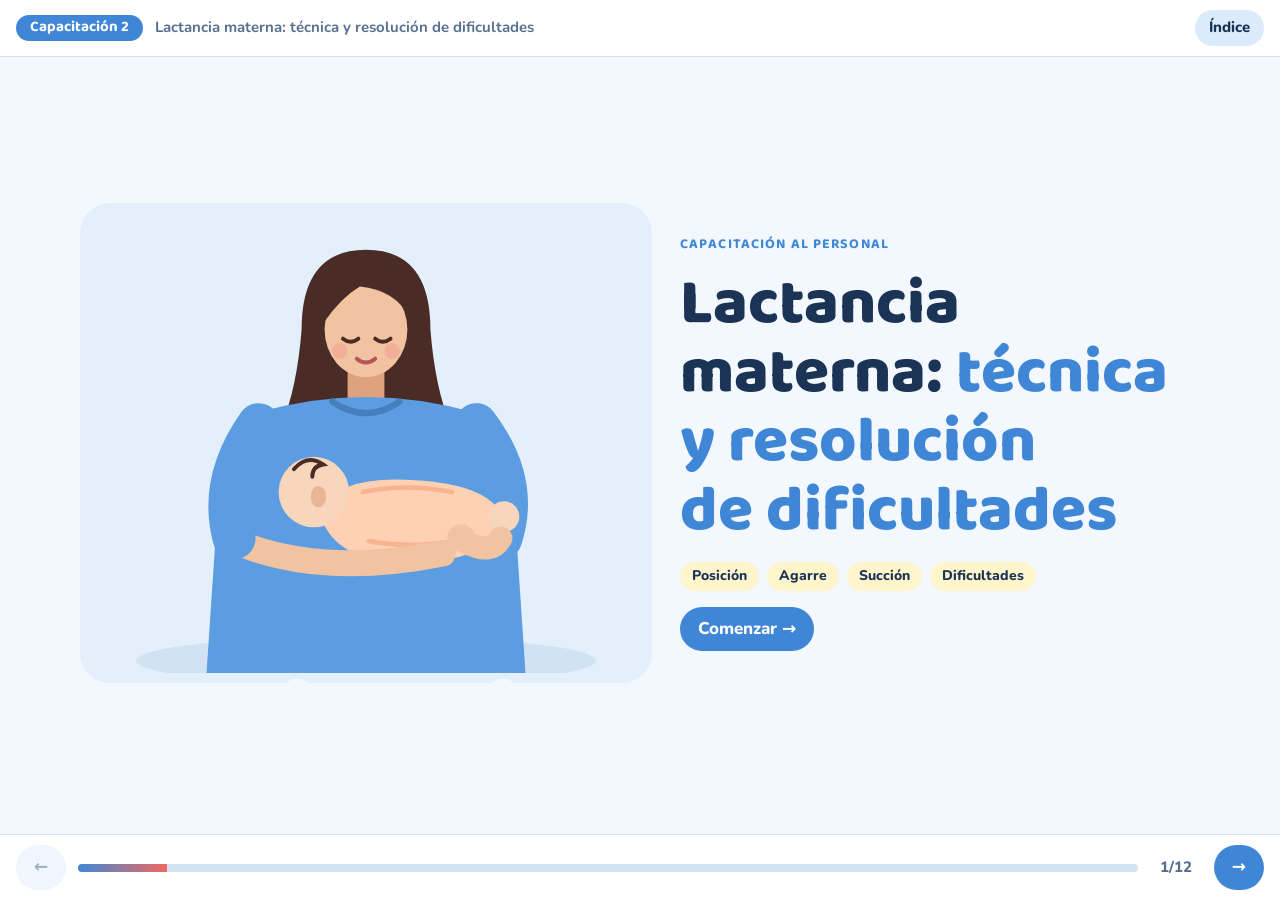
<file: index.html>
<!doctype html><html><head><meta charset=utf8><meta name=viewport content="width=device-width,initial-scale=1,viewport-fit=cover"><style>:root{color-scheme:light;box-sizing:border-box;padding-top:env(safe-area-inset-top,0px);padding-bottom:env(safe-area-inset-bottom,0px)}html{scroll-padding-top:env(safe-area-inset-top,0px)}body{margin:0;padding:0;font:14px -apple-system,BlinkMacSystemFont,sans-serif;background:#fff;color:#000}img{max-width:100%}[hidden]:not([hidden=until-found i]){display:none!important}</style></head><body>
<title>Lactancia: técnica y dificultades</title>
<meta name="claude:viewport-fit-sides" content="cover">
<link rel="stylesheet" href="https://fonts.googleapis.com/css2?family=Baloo+2:wght@500;600;700;800&family=Nunito:wght@400;600;700;800&display=swap">
<link rel="stylesheet" href="style.css">

<div class="app">
  <header class="top gut">
    <span class="tag">Capacitación 2</span>
    <span class="ttl">Lactancia materna: técnica y resolución de dificultades</span>
    <button class="btn sm" id="openIndex">Índice</button>
  </header>

  <main class="stage" id="stage">

    <!-- 0 PORTADA -->
    <section class="slide gut cover" data-name="Portada">
      <div class="wrap"><div class="split">
        <div class="scene"><div class="bubbles" id="bubbles"></div><div id="coverScene"></div></div>
        <div class="col">
          <p class="eyebrow pop">Capacitación al personal</p>
          <h1 class="pop">Lactancia materna: <span>técnica y resolución de dificultades</span></h1>
          <div class="chips pop"><span class="mini">Posición</span><span class="mini">Agarre</span><span class="mini">Succión</span><span class="mini">Dificultades</span></div>
          <div class="pop"><button class="btn pri" data-go="1">Comenzar →</button></div>
        </div>
      </div></div>
    </section>

    <!-- 1 AGENDA -->
    <section class="slide gut" data-name="Contenido">
      <div class="wrap">
        <h2 class="pop">¿Qué vamos a aprender?</h2>
        <div class="agenda" id="agenda"></div>
      </div>
    </section>

    <!-- 2 PUNTOS CLAVE -->
    <section class="slide gut" data-name="4 puntos clave">
      <div class="wrap"><div class="split">
        <div class="scene" id="alignScene"></div>
        <div class="col">
          <h2 class="pop">4 puntos clave de la posición</h2>
          <div class="chips pop">
            <button class="chip on" id="aOk">✓ Correcta</button>
            <button class="chip" id="aBad">✕ Incorrecta</button>
          </div>
          <div class="list" id="alignList"></div>
        </div>
      </div></div>
    </section>

    <!-- 3 POSICIONES -->
    <section class="slide gut" data-name="Posiciones">
      <div class="wrap">
        <div class="chips pop" id="posChips"></div>
        <div class="split">
          <div class="scene" id="posScene"></div>
          <div class="col">
            <h2 id="posTitle"></h2>
            <div class="chips" id="posTags"></div>
            <div class="list" id="posSteps"></div>
          </div>
        </div>
      </div>
    </section>

    <!-- 4 AGARRE -->
    <section class="slide gut" data-name="Agarre paso a paso">
      <div class="wrap"><div class="split">
        <div class="scene" id="latchScene"></div>
        <div class="col">
          <h2 class="pop">El agarre, paso a paso</h2>
          <div class="steps pop" id="latchSteps"></div>
          <p class="big" id="latchText" aria-live="polite"></p>
          <div class="pop"><button class="btn pri" id="latchPlay">▶ Reproducir</button></div>
        </div>
      </div></div>
    </section>

    <!-- 5 BUENO VS MALO -->
    <section class="slide gut" data-name="Buen vs mal agarre">
      <div class="wrap">
        <h2 class="pop">¿Buen o mal agarre?</h2>
        <div class="versus">
          <div class="col pop">
            <span class="badge g">Buen agarre</span>
            <div class="scene" id="goodScene"></div>
            <div class="tags"><span class="tg g">Boca muy abierta</span><span class="tg g">Labio hacia afuera</span><span class="tg g">Mentón pegado</span><span class="tg g">Mejillas redondas</span><span class="tg g">Sin dolor</span></div>
          </div>
          <div class="col pop">
            <span class="badge b">Mal agarre</span>
            <div class="scene" id="badScene"></div>
            <div class="tags"><span class="tg b">Solo el pezón</span><span class="tg b">Labios fruncidos</span><span class="tg b">Mentón separado</span><span class="tg b">Mejillas hundidas</span><span class="tg b">Dolor</span></div>
          </div>
        </div>
      </div>
    </section>

    <!-- 6 SUCCIÓN -->
    <section class="slide gut" data-name="Succión efectiva">
      <div class="wrap"><div class="split">
        <div class="col">
          <div class="scene" id="suckScene"></div>
          <div class="list pop">
            <div class="phase">Estimulación<div class="bars fast"><i></i><i style="animation-delay:.1s"></i><i style="animation-delay:.2s"></i><i style="animation-delay:.3s"></i><i style="animation-delay:.4s"></i><i style="animation-delay:.15s"></i><i style="animation-delay:.25s"></i></div></div>
            <div class="phase">Nutritiva<div class="bars slow"><i></i><i style="animation-delay:.2s"></i><i style="animation-delay:.4s"></i><i style="animation-delay:.6s"></i><i style="animation-delay:.8s"></i></div></div>
            <div class="phase">Pausa<div class="bars pause"><i></i><i style="animation-delay:.5s"></i></div></div>
          </div>
        </div>
        <div class="col">
          <h2 class="pop">¿Está tomando leche?</h2>
          <div class="tiles" id="suckTiles"></div>
          <div class="pop">
            <h3 style="margin-bottom:8px">Pañales mojados al día</h3>
            <div class="diapers" id="diapers"></div>
          </div>
        </div>
      </div></div>
    </section>

    <!-- 7 SEMÁFORO -->
    <section class="slide gut" data-name="Semáforo de dificultades">
      <div class="wrap">
        <h2 class="pop">Semáforo de la lactancia</h2>
        <div class="lights" id="lights"></div>
      </div>
    </section>

    <!-- 8 MANEJO -->
    <section class="slide gut" data-name="Manejo de problemas">
      <div class="wrap">
        <h2 class="pop">Manejo de problemas</h2>
        <div class="probs" id="probs"></div>
      </div>
    </section>

    <!-- 9 EXTRACCIÓN -->
    <section class="slide gut" data-name="Extracción manual">
      <div class="wrap"><div class="split">
        <div class="scene" id="expScene"></div>
        <div class="col">
          <h2 class="pop">Extracción manual</h2>
          <div class="list" id="xsteps"></div>
          <div class="chips pop"><span class="mini">Ablanda la areola</span><span class="mini">Alivia la congestión</span><span class="mini">Mantiene la producción</span></div>
        </div>
      </div></div>
    </section>

    <!-- 10 QUIZ -->
    <section class="slide gut" data-name="Ponte a prueba">
      <div class="wrap"><div class="quiz" id="quiz"></div></div>
    </section>

    <!-- 11 CIERRE -->
    <section class="slide gut" data-name="Para recordar">
      <div class="wrap">
        <h2 class="pop">Para recordar</h2>
        <div class="keys" id="keys"></div>
        <details class="refs pop"><summary>Referencias</summary>
          <ol>
            <li>Organización Panamericana de la Salud. La alimentación del lactante y del niño pequeño: capítulo modelo para libros de texto dirigidos a estudiantes de medicina y otras ciencias de la salud. Washington, D.C.: OPS; 2010.</li>
            <li>World Health Organization. Guideline: counselling of women to improve breastfeeding practices. Geneva: WHO; 2018.</li>
            <li>Mitchell KB, Johnson HM, Rodríguez JM, Eglash A, Scherzinger C, Zakarija-Grkovic I, et al. Academy of Breastfeeding Medicine Clinical Protocol #36: The mastitis spectrum, revised 2022. Breastfeed Med. 2022;17(5):360-76.</li>
            <li>Berens P, Eglash A, Malloy M, Steube AM. ABM Clinical Protocol #26: Persistent pain with breastfeeding. Breastfeed Med. 2016;11(2):46-53.</li>
            <li>Kellams A, Harrel C, Omage S, Gregory C, Rosen-Carole C. ABM Clinical Protocol #3: Supplementary feedings in the healthy term breastfed neonate, revised 2017. Breastfeed Med. 2017;12(4):188-98.</li>
            <li>Comité de Lactancia Materna de la Asociación Española de Pediatría. Manual de lactancia materna: de la teoría a la práctica. Madrid: Editorial Médica Panamericana; 2008.</li>
          </ol>
        </details>
      </div>
    </section>
  </main>

  <footer class="nav gut">
    <button class="btn" id="prev" aria-label="Anterior">←</button>
    <div class="prog"><i id="progBar"></i></div>
    <span class="count" id="count"></span>
    <button class="btn pri" id="next" aria-label="Siguiente">→</button>
  </footer>
</div>

<div class="sheet" id="sheet" hidden><div class="box" id="sheetBox"></div></div>
<div class="sheet index" id="indexSheet" hidden><div class="box"><div class="hd"><h3>Índice</h3><button class="btn sm" data-close>Cerrar</button></div><ol id="indexList"></ol></div></div>

<script src="script.js"></script>

</body></html>
</file>
<file: style.css>
/* Layout: deck de diapositivas a pantalla completa (iPad horizontal); escena animada + pictogramas animados, poco texto */
:root{
  --bg:#F2F8FE; --surface:#FFFFFF; --scene:#E3F0FC; --ink:#1B3354; --muted:#56708E; --line:#D3E3F3;
  --sky:#3F87D6; --sky-soft:#DBEBFB; --coral:#EE6A5F; --coral-soft:#FDE4E1; --sun:#FFE27A; --sun-soft:#FFF5CC;
  --mint:#2FA585; --mint-soft:#DDF4EC; --amber:#E39B1B; --amber-soft:#FCEFD5; --milk:#FFFFFF;
  --skin:#F1C3A0; --skin-d:#DFA27E; --hand:#E3A983; --baby:#F8D6BC; --baby-d:#E9B596; --hair:#4A2B25;
  --blouse:#5C9CE0; --blouse-d:#477FBE; --blanket:#FFD0B4; --blanket-d:#F7B48F; --areola:#CF8F7A; --nipple:#BE7764;
  --pillow:#FFF1BF; --pants:#3E5C86; --bed:#C9DDF2; --lip:#E3807F; --mouth:#7A2E3A;
  --fd:'Baloo 2','Trebuchet MS',system-ui,sans-serif; --fb:'Nunito','Segoe UI',system-ui,sans-serif;
}
@media (prefers-color-scheme: dark){:root:not([data-theme="light"]){
  --bg:#0E1A2B; --surface:#152740; --scene:#1C3554; --ink:#E7F0FB; --muted:#9DB3CE; --line:#284263;
  --sky:#6FB0F2; --sky-soft:#1F3D63; --coral:#FF8C80; --coral-soft:#4A2730; --sun:#EBCB5C; --sun-soft:#3D3720;
  --mint:#5CD2B0; --mint-soft:#183F38; --amber:#F0B44A; --amber-soft:#43341A; --bed:#2C4B70; --milk:#F4F8FF; color-scheme:dark}}
:root[data-theme="dark"]{
  --bg:#0E1A2B; --surface:#152740; --scene:#1C3554; --ink:#E7F0FB; --muted:#9DB3CE; --line:#284263;
  --sky:#6FB0F2; --sky-soft:#1F3D63; --coral:#FF8C80; --coral-soft:#4A2730; --sun:#EBCB5C; --sun-soft:#3D3720;
  --mint:#5CD2B0; --mint-soft:#183F38; --amber:#F0B44A; --amber-soft:#43341A; --bed:#2C4B70; --milk:#F4F8FF; color-scheme:dark}

html,body{height:100%}
body{background:var(--bg);color:var(--ink);font-family:var(--fb);font-size:17px;line-height:1.45;-webkit-tap-highlight-color:transparent}
.app{height:100%;display:flex;flex-direction:column}
.gut{padding-left:max(16px,env(safe-area-inset-left,0px));padding-right:max(16px,env(safe-area-inset-right,0px))}
header.top{display:flex;align-items:center;gap:12px;padding-block:10px;background:var(--surface);border-bottom:1px solid var(--line)}
.tag{font-family:var(--fd);font-weight:700;background:var(--sky);color:#fff;border-radius:999px;padding:2px 14px;font-size:15px;white-space:nowrap}
.top .ttl{font-weight:700;color:var(--muted);font-size:15px;flex:1;min-width:0;white-space:nowrap;overflow:hidden;text-overflow:ellipsis}
.btn{font:inherit;font-weight:800;border:0;border-radius:999px;padding:10px 18px;cursor:pointer;background:var(--sky-soft);color:var(--ink);display:inline-flex;align-items:center;gap:8px;transition:transform .15s}
.btn:active,.chip:active,.card:active,.opt:active{transform:scale(.95)}
.btn:focus-visible,.chip:focus-visible,.card:focus-visible,.opt:focus-visible,.step:focus-visible{outline:3px solid var(--sky);outline-offset:2px}
.btn.pri{background:var(--sky);color:#fff}
.btn.sm{padding:7px 14px;font-size:15px}
.btn:disabled{opacity:.4}
.stage{flex:1;position:relative;overflow:hidden}
.slide{position:absolute;inset:0;overflow-y:auto;-webkit-overflow-scrolling:touch;padding-block:20px 26px;opacity:0;visibility:hidden;transform:translateX(60px) scale(.98);transition:opacity .5s,transform .5s,visibility 0s .5s}
.slide.left{transform:translateX(-60px) scale(.98)}
.slide.on{opacity:1;visibility:visible;transform:none;transition:opacity .5s,transform .5s cubic-bezier(.2,.8,.2,1)}
.wrap{max-width:1120px;margin:0 auto;min-height:100%;display:flex;flex-direction:column;justify-content:center;gap:18px}
.split{display:grid;grid-template-columns:1.1fr 1fr;gap:28px;align-items:center}
.split>*{min-width:0}
.col{display:flex;flex-direction:column;gap:16px}
@media (max-width:820px){.split{grid-template-columns:1fr}}
.eyebrow{font-family:var(--fd);font-weight:700;color:var(--sky);text-transform:uppercase;letter-spacing:.08em;font-size:14px}
h1,h2,h3{font-family:var(--fd);line-height:1.08;margin:0;text-wrap:balance}
h1{font-size:clamp(36px,5.2vw,64px);font-weight:800}
h2{font-size:clamp(28px,3.6vw,44px);font-weight:800}
h3{font-size:21px;font-weight:700}
p{margin:0}
.muted{color:var(--muted)}
.scene{background:var(--scene);border-radius:30px;padding:10px;position:relative;overflow:hidden}
.scene svg{display:block;width:100%;height:auto;max-height:min(60vh,480px);margin:0 auto}
.caption{position:absolute;left:14px;right:14px;bottom:12px;text-align:center;font-weight:800;font-size:15px;pointer-events:none}
.caption span{background:var(--surface);color:var(--ink);padding:6px 14px;border-radius:999px;box-shadow:0 4px 14px rgba(20,50,90,.14);display:inline-block}
.chips{display:flex;flex-wrap:wrap;gap:8px}
.chip{font:inherit;font-weight:800;font-size:15px;border:2px solid var(--line);background:var(--surface);color:var(--ink);border-radius:999px;padding:8px 16px;cursor:pointer;transition:transform .15s}
.chip.on{background:var(--sky);border-color:var(--sky);color:#fff}
.mini{font-size:14px;font-weight:800;border-radius:999px;padding:4px 12px;background:var(--sun-soft);color:var(--ink)}

/* entrada escalonada */
.slide.on .pop,.sheet .pop{animation:pop .6s cubic-bezier(.2,.9,.25,1.25) both;animation-delay:calc(var(--i,0)*80ms + .15s)}
@keyframes pop{from{opacity:0;transform:translateY(18px) scale(.9)}to{opacity:1;transform:none}}

/* pictogramas y fichas */
.pi{width:54px;height:54px;flex:none;display:block}
.tiles{display:grid;grid-template-columns:repeat(auto-fill,minmax(150px,1fr));gap:10px}
.tile{background:var(--surface);border:1px solid var(--line);border-radius:18px;padding:12px;display:flex;flex-direction:column;align-items:center;text-align:center;gap:6px;font-weight:800;font-size:15px;line-height:1.2;transition:background .35s,border-color .35s,transform .35s}
.tile.row{flex-direction:row;text-align:left;gap:12px}
.tile.act{background:var(--sun-soft);border-color:var(--amber);transform:scale(1.03)}
.tile.g{background:var(--mint-soft);border-color:transparent}
.tile.b{background:var(--coral-soft);border-color:transparent}
.list{display:grid;gap:10px}

/* animaciones de pictogramas */
.spin{transform-box:view-box;transform-origin:32px 32px;animation:spin 3s linear infinite}
.spin.slow{animation-duration:9s}
@keyframes spin{to{transform:rotate(360deg)}}
.beat{transform-box:fill-box;transform-origin:center;animation:beat 1.2s ease-in-out infinite}
@keyframes beat{0%,100%{transform:scale(1)}40%{transform:scale(1.14)}}
.fall{transform-box:fill-box;animation:fall 1.6s ease-in infinite}
@keyframes fall{0%{transform:translateY(-6px);opacity:0}25%{opacity:1}100%{transform:translateY(22px);opacity:0}}
.bob{animation:bob 1s ease-in-out infinite}
@keyframes bob{0%,100%{transform:translateX(0)}50%{transform:translateX(3px)}}
.slx{animation:slx 1.4s ease-in-out infinite}
@keyframes slx{0%,100%{transform:translateX(-5px)}50%{transform:translateX(5px)}}
.swing{transform-box:view-box;transform-origin:32px 46px;animation:swing 2.2s ease-in-out infinite}
@keyframes swing{0%,100%{transform:rotate(-35deg)}50%{transform:rotate(35deg)}}
.rise{transform-box:fill-box;transform-origin:bottom;animation:risef 2s ease-in-out infinite}
@keyframes risef{0%,100%{transform:scaleY(.3)}60%{transform:scaleY(1)}}
.flash{animation:flash 1s steps(2) infinite}
@keyframes flash{50%{opacity:.25}}
.float{animation:flt 2s ease-in-out infinite}
@keyframes flt{0%,100%{transform:translateY(0);opacity:1}50%{transform:translateY(-6px);opacity:.6}}
.sqT{animation:sqT 1.6s ease-in-out infinite}.sqB{animation:sqB 1.6s ease-in-out infinite}
@keyframes sqT{0%,100%{transform:none}50%{transform:translateY(6px)}}
@keyframes sqB{0%,100%{transform:none}50%{transform:translateY(-6px)}}
.alt1{animation:alt 1.6s ease-in-out infinite}.alt2{animation:alt 1.6s ease-in-out infinite .8s}
@keyframes alt{0%,100%{opacity:.45}50%{opacity:1}}
.wig{transform-box:fill-box;transform-origin:center;animation:wig .5s ease-in-out infinite}
@keyframes wig{0%,100%{transform:rotate(-7deg)}50%{transform:rotate(7deg)}}
.squash{transform-box:fill-box;transform-origin:center;animation:squash 1.4s ease-in-out infinite}
@keyframes squash{0%,100%{transform:scaleX(1)}50%{transform:scaleX(1.5) scaleY(.7)}}

/* portada */
.cover h1 span{color:var(--sky)}
.bubbles{position:absolute;inset:0;pointer-events:none}
.bubbles i{position:absolute;bottom:-30px;border-radius:50%;background:var(--surface);opacity:.6;animation:bub linear infinite}
@keyframes bub{to{transform:translateY(-560px);opacity:0}}

/* agenda */
.agenda{display:grid;grid-template-columns:repeat(4,1fr);gap:14px}
@media (max-width:900px){.agenda{grid-template-columns:repeat(2,1fr)}}
.card{font:inherit;text-align:left;color:var(--ink);background:var(--surface);border:2px solid var(--line);border-radius:24px;padding:18px;cursor:pointer;display:flex;flex-direction:column;gap:10px;transition:transform .2s,border-color .2s}
.card:hover{border-color:var(--sky)}
.card .pi{width:70px;height:70px}
.card .n{font-family:var(--fd);font-weight:800;font-size:15px;color:var(--sky)}

/* pasos agarre */
.steps{display:grid;grid-template-columns:repeat(4,1fr);gap:8px}
.step{font:inherit;cursor:pointer;border:2px solid var(--line);background:var(--surface);color:var(--ink);border-radius:16px;padding:10px 8px;text-align:center;font-weight:800;font-size:14px;line-height:1.2;position:relative;overflow:hidden}
.step b{display:block;font-family:var(--fd);font-size:26px;color:var(--sky);line-height:1}
.step.on{border-color:var(--sky);background:var(--sky-soft)}
.step.on::after{content:"";position:absolute;left:0;bottom:0;height:4px;background:var(--sky);animation:fillbar 3s linear both}
@keyframes fillbar{from{width:0}to{width:100%}}
.big{font-family:var(--fd);font-size:clamp(24px,2.8vw,32px);font-weight:800;line-height:1.15;color:var(--sky);min-height:2.4em}
.big small{display:block;font-family:var(--fb);font-size:17px;font-weight:700;color:var(--muted);margin-top:4px}

/* comparación */
.versus{display:grid;grid-template-columns:1fr 1fr;gap:18px}
@media (max-width:760px){.versus{grid-template-columns:1fr}}
.badge{align-self:flex-start;font-family:var(--fd);font-weight:800;border-radius:999px;padding:4px 16px;font-size:20px}
.badge.g{background:var(--mint-soft);color:var(--mint)} .badge.b{background:var(--coral-soft);color:var(--coral)}
.versus .scene svg{max-height:min(36vh,300px)}
.tags{display:flex;flex-wrap:wrap;gap:8px}
.tg{font-weight:800;font-size:15px;border-radius:999px;padding:6px 12px}
.tg.g{background:var(--mint-soft)} .tg.b{background:var(--coral-soft)}
.tg::before{margin-right:6px;font-weight:900}
.tg.g::before{content:"✓";color:var(--mint)} .tg.b::before{content:"✕";color:var(--coral)}

/* succión */
.phase{display:grid;grid-template-columns:110px 1fr;gap:12px;align-items:center;font-weight:800;font-size:15px}
.bars{display:flex;gap:5px;align-items:flex-end;height:34px}
.bars i{display:block;width:10px;border-radius:5px;background:var(--sky);animation:bar var(--d,1s) ease-in-out infinite}
.bars.fast i{--d:.5s} .bars.slow i{--d:1.1s;background:var(--mint)} .bars.pause i{--d:2.4s;background:var(--muted);opacity:.5}
@keyframes bar{0%,100%{height:8px}50%{height:32px}}
.diapers{display:grid;grid-template-columns:repeat(5,1fr);gap:6px}
.dia{background:var(--surface);border:1px solid var(--line);border-radius:14px;padding:8px 4px;text-align:center}
.dia .d{font-size:12px;font-weight:800;color:var(--muted)}
.dia .ic{display:flex;justify-content:center;flex-wrap:wrap;gap:2px;min-height:34px;align-content:center}
.dia .ic i{width:11px;height:13px;border-radius:3px 3px 6px 6px;background:var(--sky);animation:pop .4s both}
.dia.last{background:var(--mint-soft);border-color:var(--mint)} .dia.last .ic i{background:var(--mint)}

/* semáforo */
.lights{display:grid;grid-template-columns:repeat(3,1fr);gap:14px}
@media (max-width:860px){.lights{grid-template-columns:1fr}}
.light{border-radius:24px;padding:16px;display:flex;flex-direction:column;gap:10px;border:2px solid}
.light h3{display:flex;align-items:center;gap:10px}
.light .bulb{width:24px;height:24px;border-radius:50%;animation:glow 1.8s ease-in-out infinite}
.light.g{background:var(--mint-soft);border-color:var(--mint)} .light.g .bulb{background:var(--mint)}
.light.a{background:var(--amber-soft);border-color:var(--amber)} .light.a .bulb{background:var(--amber);animation-delay:.6s}
.light.r{background:var(--coral-soft);border-color:var(--coral)} .light.r .bulb{background:var(--coral);animation-delay:1.2s}
.light .tile{background:var(--surface);border:0;padding:8px 10px}
.light .pi{width:42px;height:42px}
@keyframes glow{0%,100%{transform:scale(1);filter:brightness(1)}50%{transform:scale(1.25);filter:brightness(1.25)}}

/* problemas */
.probs{display:grid;grid-template-columns:repeat(3,1fr);gap:14px}
@media (max-width:820px){.probs{grid-template-columns:repeat(2,1fr)}}
.prob{align-items:center;text-align:center}
.prob .pi{width:88px;height:88px}
.prob .more{font-size:14px;font-weight:800;color:var(--sky)}
.sheet{position:fixed;inset:0;background:rgba(10,25,45,.5);display:flex;align-items:flex-end;justify-content:center;z-index:30;padding-left:max(10px,env(safe-area-inset-left,0px));padding-right:max(10px,env(safe-area-inset-right,0px))}
.sheet[hidden]{display:none}
.sheet .box{background:var(--surface);color:var(--ink);width:100%;max-width:900px;max-height:90%;overflow-y:auto;border-radius:28px 28px 0 0;padding:20px 20px calc(24px + env(safe-area-inset-bottom,0px));animation:up .35s ease-out;display:flex;flex-direction:column;gap:14px}
@keyframes up{from{transform:translateY(60px);opacity:0}to{transform:none;opacity:1}}
.box .hd{display:flex;align-items:center;gap:14px}
.box .hd .pi{width:72px;height:72px}
.box .hd h3{flex:1;font-size:30px}
.grp h4{margin:0 0 8px;font-family:var(--fd);font-size:18px;display:flex;align-items:center;gap:8px}
.grp h4 i{width:12px;height:12px;border-radius:50%;display:inline-block}
.grp.r h4 i{background:var(--sky)} .grp.h h4 i{background:var(--mint)} .grp.x h4 i{background:var(--coral)}
.grp.x .tile{background:var(--coral-soft);border-color:transparent}
.grp.h .tile{background:var(--mint-soft);border-color:transparent}
.index .box ol{margin:0;padding:0;list-style:none;display:grid;gap:6px}
.index .box ol button{width:100%;text-align:left}

/* quiz */
.quiz{max-width:820px;width:100%;margin:0 auto;display:flex;flex-direction:column;gap:14px}
.qbar{height:8px;background:var(--line);border-radius:9px;overflow:hidden}
.qbar i{display:block;height:100%;background:var(--sky);transition:width .4s}
.opts{display:grid;gap:10px}
.opts.img{grid-template-columns:repeat(auto-fit,minmax(200px,1fr))}
.opt{font:inherit;font-weight:800;text-align:left;border:3px solid var(--line);background:var(--surface);color:var(--ink);border-radius:20px;padding:14px 18px;cursor:pointer}
.opt svg{display:block;width:100%;height:auto;border-radius:14px;background:var(--scene);margin-bottom:8px}
.opt .g4,.opt .gbad{display:none}
.opt.right{border-color:var(--mint);background:var(--mint-soft)}
.opt.wrong{border-color:var(--coral);background:var(--coral-soft);animation:shake .4s}
@keyframes shake{25%{transform:translateX(-6px)}75%{transform:translateX(6px)}}
.fb{border-radius:16px;padding:12px 16px;font-weight:700}
.fb.g{background:var(--mint-soft)} .fb.b{background:var(--coral-soft)}
.confetti{position:fixed;inset:0;pointer-events:none;z-index:40;overflow:hidden}
.confetti i{position:absolute;top:-20px;width:10px;height:14px;border-radius:3px;animation:conf 1.6s ease-in forwards}
@keyframes conf{to{transform:translateY(110vh) rotate(540deg)}}

/* cierre */
.keys{display:grid;grid-template-columns:repeat(4,1fr);gap:14px}
@media (max-width:860px){.keys{grid-template-columns:repeat(2,1fr)}}
.key{background:var(--surface);border:1px solid var(--line);border-radius:22px;padding:18px;display:flex;flex-direction:column;align-items:center;text-align:center;gap:10px;font-family:var(--fd);font-size:21px;font-weight:700;line-height:1.15}
.key .pi{width:76px;height:76px}
details.refs{background:var(--surface);border:1px solid var(--line);border-radius:18px;padding:12px 16px}
details.refs summary{cursor:pointer;font-weight:800}
details.refs ol{font-size:14px;color:var(--muted);margin:10px 0 0;padding-left:22px;display:grid;gap:4px}

/* nav */
footer.nav{display:flex;align-items:center;gap:12px;padding-block:10px calc(10px + env(safe-area-inset-bottom,0px));background:var(--surface);border-top:1px solid var(--line)}
.prog{flex:1;height:8px;background:var(--line);border-radius:9px;overflow:hidden}
.prog i{display:block;height:100%;background:linear-gradient(90deg,var(--sky),var(--coral));transition:width .5s}
.count{font-weight:800;font-variant-numeric:tabular-nums;color:var(--muted);font-size:15px;min-width:52px;text-align:center}

/* ===== escenas ===== */
.momhead{transform-box:view-box;transform-origin:180px 112px;animation:nod 5s ease-in-out infinite}
@keyframes nod{0%,100%{transform:rotate(0)}50%{transform:rotate(-3deg)}}
.bring{transform-box:view-box}
.slide.on .bring,.play .bring{animation:bring 1.8s cubic-bezier(.3,.1,.2,1) both}
@keyframes bring{0%{transform:translate(var(--bx,34px),var(--by,12px)) rotate(var(--br,6deg))}100%{transform:none}}
.bhead{animation:suckle .85s ease-in-out infinite 1.8s}
@keyframes suckle{0%,100%{transform:translate(0,0)}50%{transform:translate(1.4px,1px)}}
.ht{transform-box:fill-box;transform-origin:center;animation:hrise 3.6s ease-in infinite;opacity:0}
@keyframes hrise{0%{transform:translateY(0) scale(.5);opacity:0}15%{opacity:1}100%{transform:translateY(-70px) scale(1.1);opacity:0}}
.arrowhint{animation:hint 2s ease-out both}
@keyframes hint{0%{opacity:0}20%,80%{opacity:1}100%{opacity:0}}
.ring{transform-box:fill-box;transform-origin:center;animation:ring 1.6s ease-out infinite}
@keyframes ring{0%{transform:scale(.7);opacity:.9}100%{transform:scale(1.5);opacity:0}}
.align{transform-box:view-box;transform-origin:150px 190px;transition:transform .9s cubic-bezier(.5,0,.2,1)}
.wrong .align{transform:translate(26px,38px) rotate(16deg)}
.xmark{opacity:0;transition:opacity .5s}
.wrong .xmark{opacity:1}
.km{opacity:0;transition:opacity .4s}
[data-k="1"] .k1,[data-k="2"] .k2,[data-k="3"] .k3,[data-k="4"] .k4{opacity:1}
.dash{animation:dash 1s linear infinite}
@keyframes dash{to{stroke-dashoffset:-28}}
.hl{transform-box:fill-box;transform-origin:center;animation:hlp 1.2s ease-in-out infinite}
@keyframes hlp{0%,100%{transform:scale(1)}50%{transform:scale(1.06)}}

/* perfil agarre */
.pb{transform-box:view-box;transform-origin:0 0;transform:translate(132px,160px);transition:transform 1s cubic-bezier(.5,0,.2,1)}
.jawr{transform-box:view-box;transform-origin:0 0;transition:transform .6s ease}
[data-s="2"] .pb{transform:translate(140px,162px) rotate(-14deg)}
[data-s="2"] .jawr,[data-s="3"] .jawr{transform:rotate(30deg)}
[data-s="3"] .pb{transform:translate(198px,164px) rotate(-14deg)}
[data-s="4"] .pb{transform:translate(222px,150px) rotate(-8deg)}
[data-s="4"] .jawr{animation:chew 1s ease-in-out infinite}
@keyframes chew{0%,100%{transform:rotate(8deg)}50%{transform:rotate(17deg)}}
[data-s="bad"] .pb{transform:translate(204px,124px) rotate(6deg)}
[data-s="bad"] .jawr{animation:chewbad .45s ease-in-out infinite}
@keyframes chewbad{0%,100%{transform:rotate(2deg)}50%{transform:rotate(6deg)}}
.dimple,.g1,.g2,.g3,.g4,.gbad{opacity:0;transition:opacity .5s}
[data-s="bad"] .dimple,[data-s="bad"] .gbad,[data-s="1"] .g1,[data-s="2"] .g2,[data-s="3"] .g3,[data-s="4"] .g4{opacity:1}
.drop{opacity:0;transform-box:fill-box}
[data-s="4"] .drop{animation:drip 2s ease-in infinite}
[data-s="4"] .drop.d2{animation-delay:.7s} [data-s="4"] .drop.d3{animation-delay:1.4s}
@keyframes drip{0%{opacity:0;transform:translateX(0)}30%{opacity:1}100%{opacity:0;transform:translateX(-26px)}}
.pain{transform-box:fill-box;transform-origin:center;animation:beat .8s ease-in-out infinite}

/* extracción */
.thumb,.finger{transform-box:view-box;animation:3.2s ease-in-out infinite}
.thumb{animation-name:thumb}.finger{animation-name:finger}
@keyframes thumb{0%,15%{transform:none}25%,40%{transform:translate(10px,0)}50%,65%{transform:translate(10px,11px)}75%,100%{transform:none}}
@keyframes finger{0%,15%{transform:none}25%,40%{transform:translate(10px,0)}50%,65%{transform:translate(10px,-11px)}75%,100%{transform:none}}
.xdrop{transform-box:fill-box;animation:xdrop 3.2s ease-in infinite;opacity:0}
.xdrop.b{animation-delay:.15s}.xdrop.c{animation-delay:.3s}
@keyframes xdrop{0%,52%{opacity:0;transform:translate(0,0)}58%{opacity:1}90%{opacity:0;transform:translate(-14px,60px)}100%{opacity:0}}

@media (prefers-reduced-motion: reduce){
  *,*::before,*::after{animation-duration:.01ms!important;animation-iteration-count:1!important;transition-duration:.01ms!important}
  .ht,.drop,.xdrop,.bubbles{display:none}
}
</file>
